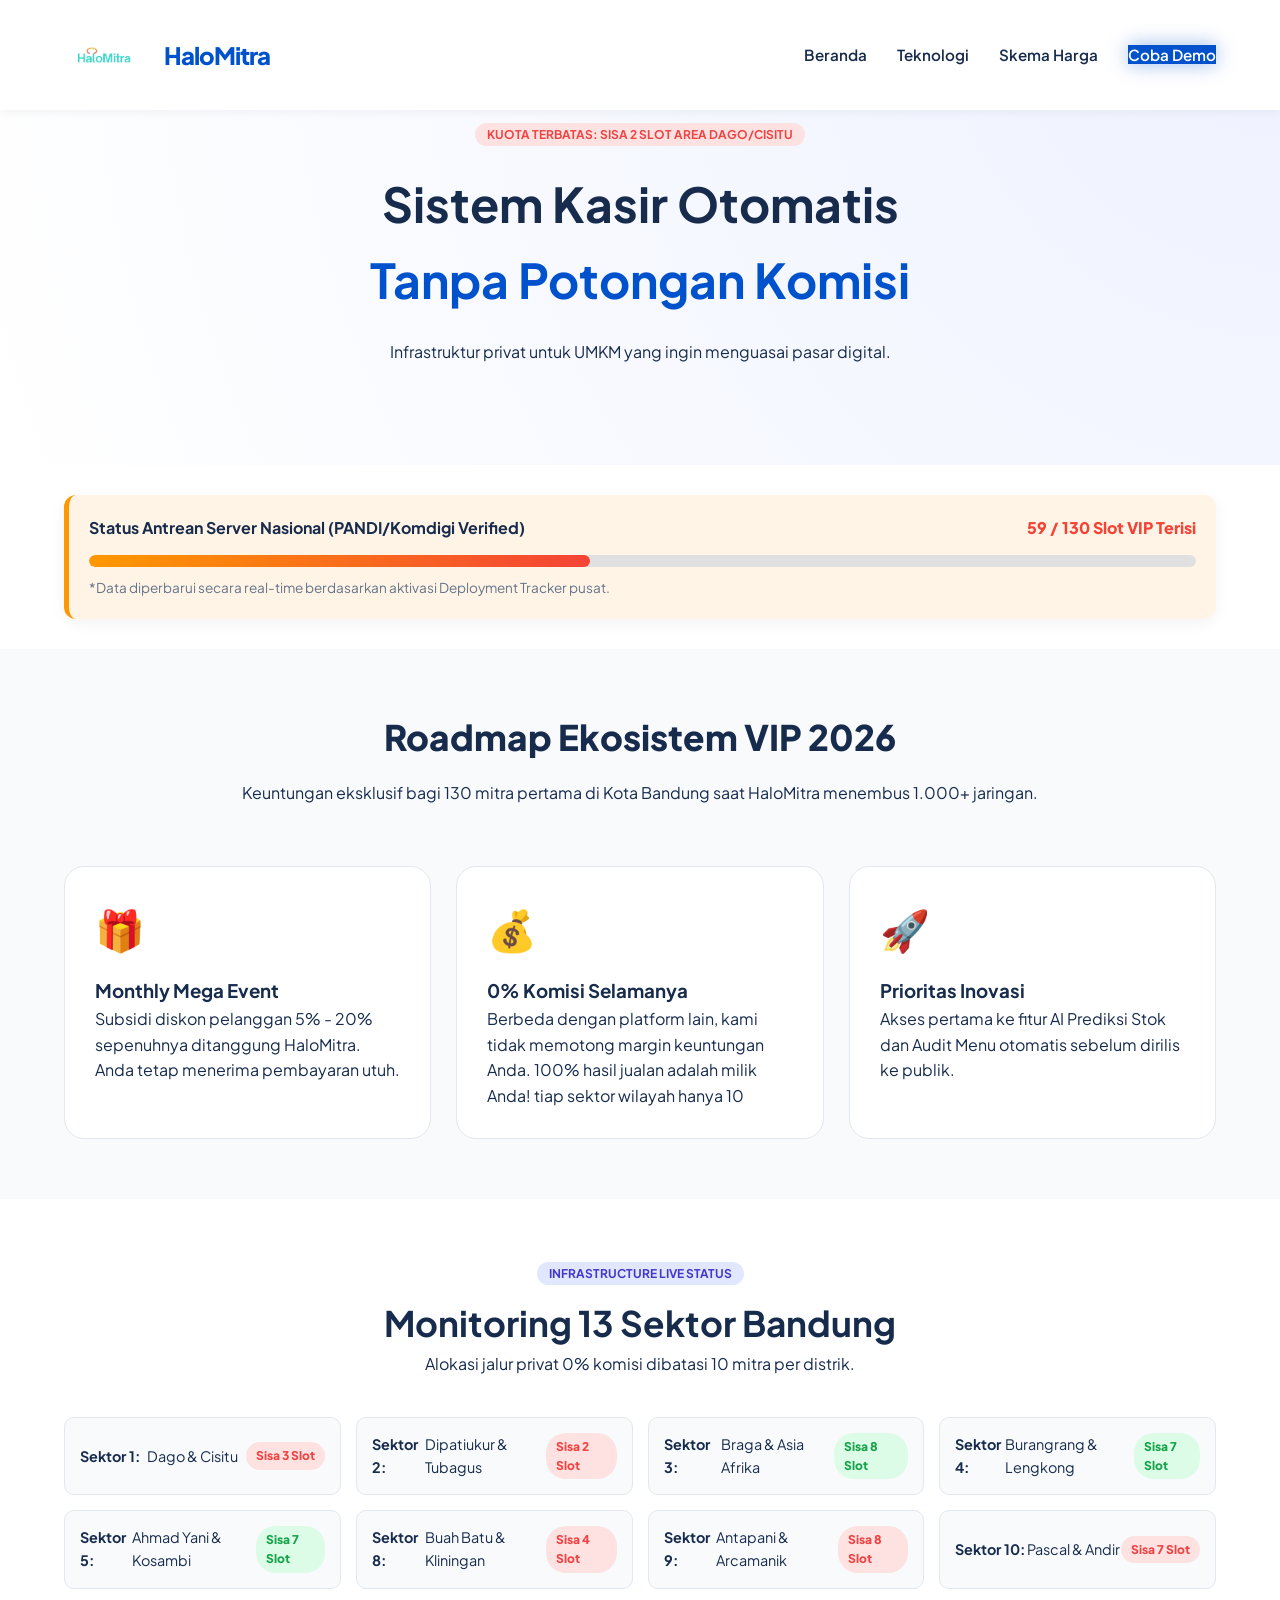
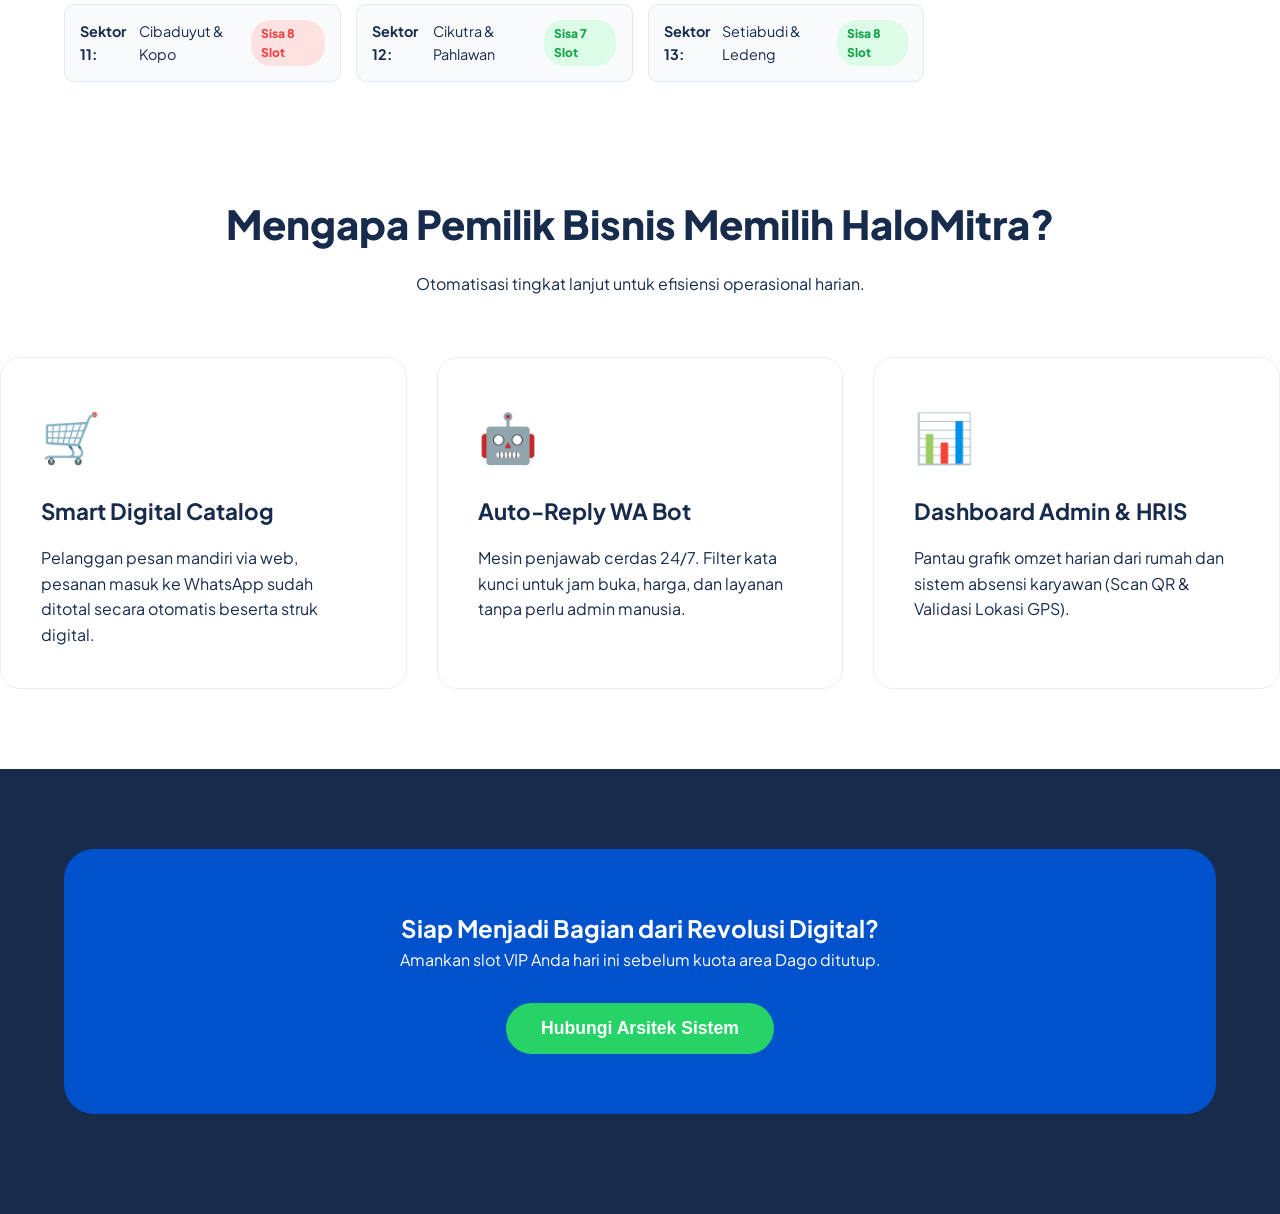
<file: mitra-bisnis-digital-web/index.html>
<!DOCTYPE html>
<html lang="id">
<head>
    <meta charset="UTF-8">
    <meta name="viewport" content="width=device-width, initial-scale=1.0">
    <meta name="description" content="HaloMitra by Mitra Bisnis Digital - Sistem Otomatisasi Kasir, HRIS, dan WhatsApp Bot untuk Bisnis Anda.">
    <title>HaloMitra - Selalu Auto Jualan</title>
    
    <link rel="preconnect" href="https://fonts.googleapis.com">
    <link rel="preconnect" href="https://fonts.gstatic.com" crossorigin>
    <link href="https://fonts.googleapis.com/css2?family=Plus+Jakarta+Sans:wght@400;500;600;700;800&display=swap" rel="stylesheet">
    
    <link rel="stylesheet" href="style.css">
    <style>
        .fomo-tracker {
            background: #fff4e5;
            border-left: 5px solid #ff9800;
            padding: 20px;
            margin: 30px 5%;
            border-radius: 12px;
            box-shadow: 0 4px 15px rgba(0,0,0,0.05);
        }
        .progress-bar-bg {
            background: #e0e0e0;
            height: 12px;
            border-radius: 6px;
            margin-top: 15px;
            overflow: hidden;
        }
        .progress-bar-fill {
            background: linear-gradient(to right, #ff9800, #f44336);
            height: 100%;
            width: 45.3%; /* Representasi 59 dari 130 slot */
            border-radius: 6px;
            transition: width 1s ease-in-out;
        }
        .vip-roadmap {
            padding: 60px 5%;
            background: #f8fafc;
        }
        .roadmap-grid {
            display: grid;
            grid-template-columns: repeat(auto-fit, minmax(280px, 1fr));
            gap: 25px;
            margin-top: 40px;
        }
        .roadmap-card {
            background: white;
            padding: 30px;
            border-radius: 20px;
            border: 1px solid #e2e8f0;
            transition: transform 0.3s ease;
        }
        .roadmap-card:hover {
            transform: translateY(-5px);
            border-color: #0052cc;
        }
        .roadmap-icon { font-size: 2.5rem; margin-bottom: 15px; display: block; }
        .badge-limited {
            background: #fee2e2;
            color: #ef4444;
            padding: 4px 12px;
            border-radius: 50px;
            font-size: 0.75rem;
            font-weight: 700;
            text-transform: uppercase;
        }
    </style>
</head>
<body>

    <nav class="navbar-premium">
        <div class="nav-container">
            <div class="logo-area">
                <img src="logo-mitra.png" alt="Logo HaloMitra" class="logo-img">
                <span class="brand-text">HaloMitra</span>
            </div>
            <ul class="nav-links">
                <li><a href="index.html" class="active">Beranda</a></li>
                <li><a href="teknologi.html">Teknologi</a></li>
                <li><a href="harga.html">Skema Harga</a></li>
                <li><a href="demo.html" class="btn-glow">Coba Demo</a></li>
            </ul>
        </div>
    </nav>

    <header class="hero-section" style="padding-top: 120px; text-align: center;">
        <span class="badge-limited">Kuota Terbatas: Sisa 2 Slot Area Dago/Cisitu</span>
        <h1 style="font-size: 3rem; margin: 20px 0;">Sistem Kasir Otomatis <br><span style="color: #0052cc;">Tanpa Potongan Komisi</span></h1>
        <p>Infrastruktur privat untuk UMKM yang ingin menguasai pasar digital.</p>
    </header>

    <section class="fomo-tracker">
        <div style="display: flex; justify-content: space-between; align-items: center;">
            <strong>Status Antrean Server Nasional (PANDI/Komdigi Verified)</strong>
            <span style="color: #f44336; font-weight: 800;">59 / 130 Slot VIP Terisi</span>
        </div>
        <div class="progress-bar-bg">
            <div class="progress-bar-fill"></div>
        </div>
        <p style="font-size: 0.85rem; margin-top: 10px; color: #64748b;">*Data diperbarui secara real-time berdasarkan aktivasi Deployment Tracker pusat.</p>
    </section>

    <section class="vip-roadmap">
        <div class="section-header" style="text-align: center;">
            <h2 style="font-size: 2.2rem;">Roadmap Ekosistem VIP 2026</h2>
            <p>Keuntungan eksklusif bagi 130 mitra pertama di Kota Bandung saat HaloMitra menembus 1.000+ jaringan.</p>
        </div>

        <div class="roadmap-grid">
            <article class="roadmap-card">
                <span class="roadmap-icon">🎁</span>
                <h3>Monthly Mega Event</h3>
                <p>Subsidi diskon pelanggan 5% - 20% sepenuhnya ditanggung HaloMitra. Anda tetap menerima pembayaran utuh.</p>
            </article>

            <article class="roadmap-card">
                <span class="roadmap-icon">💰</span>
                <h3>0% Komisi Selamanya</h3>
                <p>Berbeda dengan platform lain, kami tidak memotong margin keuntungan Anda. 100% hasil jualan adalah milik Anda! tiap sektor wilayah hanya 10</p>
            </article>

            <article class="roadmap-card">
                <span class="roadmap-icon">🚀</span>
                <h3>Prioritas Inovasi</h3>
                <p>Akses pertama ke fitur AI Prediksi Stok dan Audit Menu otomatis sebelum dirilis ke publik.</p>
            </article>
        </div>
    </section>

    <style>
        .sector-monitor { padding: 60px 5%; background: #fff; }
        .sector-grid-13 {
            display: grid;
            grid-template-columns: repeat(auto-fit, minmax(250px, 1fr));
            gap: 15px;
            margin-top: 30px;
        }
        .sector-item {
            background: #f8fafc;
            padding: 15px;
            border-radius: 10px;
            border: 1px solid #e2e8f0;
            font-size: 0.9rem;
            display: flex;
            justify-content: space-between;
            align-items: center;
            transition: all 0.3s ease;
        }
        .sector-item:hover { border-color: #0052cc; background: #fff; }
        .slot-tag { font-size: 0.75rem; padding: 4px 10px; border-radius: 20px; font-weight: 800; }
        .slot-tag.warning { background: #fee2e2; color: #ef4444; }
        .slot-tag.safe { background: #dcfce7; color: #16a34a; }
    </style>
    
    <section class="sector-monitor">
        <div style="text-align: center; margin-bottom: 40px;">
            <span class="badge-limited" style="background: #e0e7ff; color: #4338ca;">Infrastructure Live Status</span>
            <h2 style="font-size: 2.2rem; margin-top: 10px;">Monitoring 13 Sektor Bandung</h2>
            <p>Alokasi jalur privat 0% komisi dibatasi 10 mitra per distrik.</p>
        </div>
        
        <div class="sector-grid-13">
            <div class="sector-item"><strong>Sektor 1:</strong> Dago & Cisitu <span class="slot-tag warning">Sisa 3 Slot</span></div>
            <div class="sector-item"><strong>Sektor 2:</strong> Dipatiukur & Tubagus <span class="slot-tag warning">Sisa 2 Slot</span></div>
            <div class="sector-item"><strong>Sektor 3:</strong> Braga & Asia Afrika <span class="slot-tag safe">Sisa 8 Slot</span></div>
            <div class="sector-item"><strong>Sektor 4:</strong> Burangrang & Lengkong <span class="slot-tag safe">Sisa 7 Slot</span></div>
            <div class="sector-item"><strong>Sektor 5:</strong> Ahmad Yani & Kosambi <span class="slot-tag safe">Sisa 7 Slot</span></div>
            <div class="sector-item"><strong>Sektor 8:</strong> Buah Batu & Kliningan <span class="slot-tag warning">Sisa 4 Slot</span></div>
            <div class="sector-item"><strong>Sektor 9:</strong> Antapani & Arcamanik <span class="slot-tag warning">Sisa 8 Slot</span></div>
            <div class="sector-item"><strong>Sektor 10:</strong> Pascal & Andir <span class="slot-tag warning">Sisa 7 Slot</span></div>
            <div class="sector-item"><strong>Sektor 11:</strong> Cibaduyut & Kopo <span class="slot-tag warning">Sisa 8 Slot</span></div>
            <div class="sector-item"><strong>Sektor 12:</strong> Cikutra & Pahlawan <span class="slot-tag safe">Sisa 7 Slot</span></div>
            <div class="sector-item"><strong>Sektor 13:</strong> Setiabudi & Ledeng <span class="slot-tag safe">Sisa 8 Slot</span></div>
            </div>
    </section>

    <main>
        <div class="section-header" style="text-align: center; margin-top: 50px;">
            <h2>Mengapa Pemilik Bisnis Memilih HaloMitra?</h2>
            <p>Otomatisasi tingkat lanjut untuk efisiensi operasional harian.</p>
        </div>

        <div class="features-grid">
            <article class="feature-card">
                <div class="feature-icon">🛒</div>
                <h3>Smart Digital Catalog</h3>
                <p>Pelanggan pesan mandiri via web, pesanan masuk ke WhatsApp sudah ditotal secara otomatis beserta struk digital.</p>
            </article>

            <article class="feature-card">
                <div class="feature-icon">🤖</div>
                <h3>Auto-Reply WA Bot</h3>
                <p>Mesin penjawab cerdas 24/7. Filter kata kunci untuk jam buka, harga, dan layanan tanpa perlu admin manusia.</p>
            </article>

            <article class="feature-card">
                <div class="feature-icon">📊</div>
                <h3>Dashboard Admin & HRIS</h3>
                <p>Pantau grafik omzet harian dari rumah dan sistem absensi karyawan (Scan QR & Validasi Lokasi GPS).</p>
            </article>
        </div>
    </main>

    <footer class="footer-premium" id="kontak" style="margin-top: 80px;">
        <div class="cta-box">
            <h2>Siap Menjadi Bagian dari Revolusi Digital?</h2>
            <p>Amankan slot VIP Anda hari ini sebelum kuota area Dago ditutup.</p>
            <button class="btn-wa-direct">Hubungi Arsitek Sistem</button>
        </div>
    </footer>

    <script src="script.js"></script>
</body>
</html>
</file>
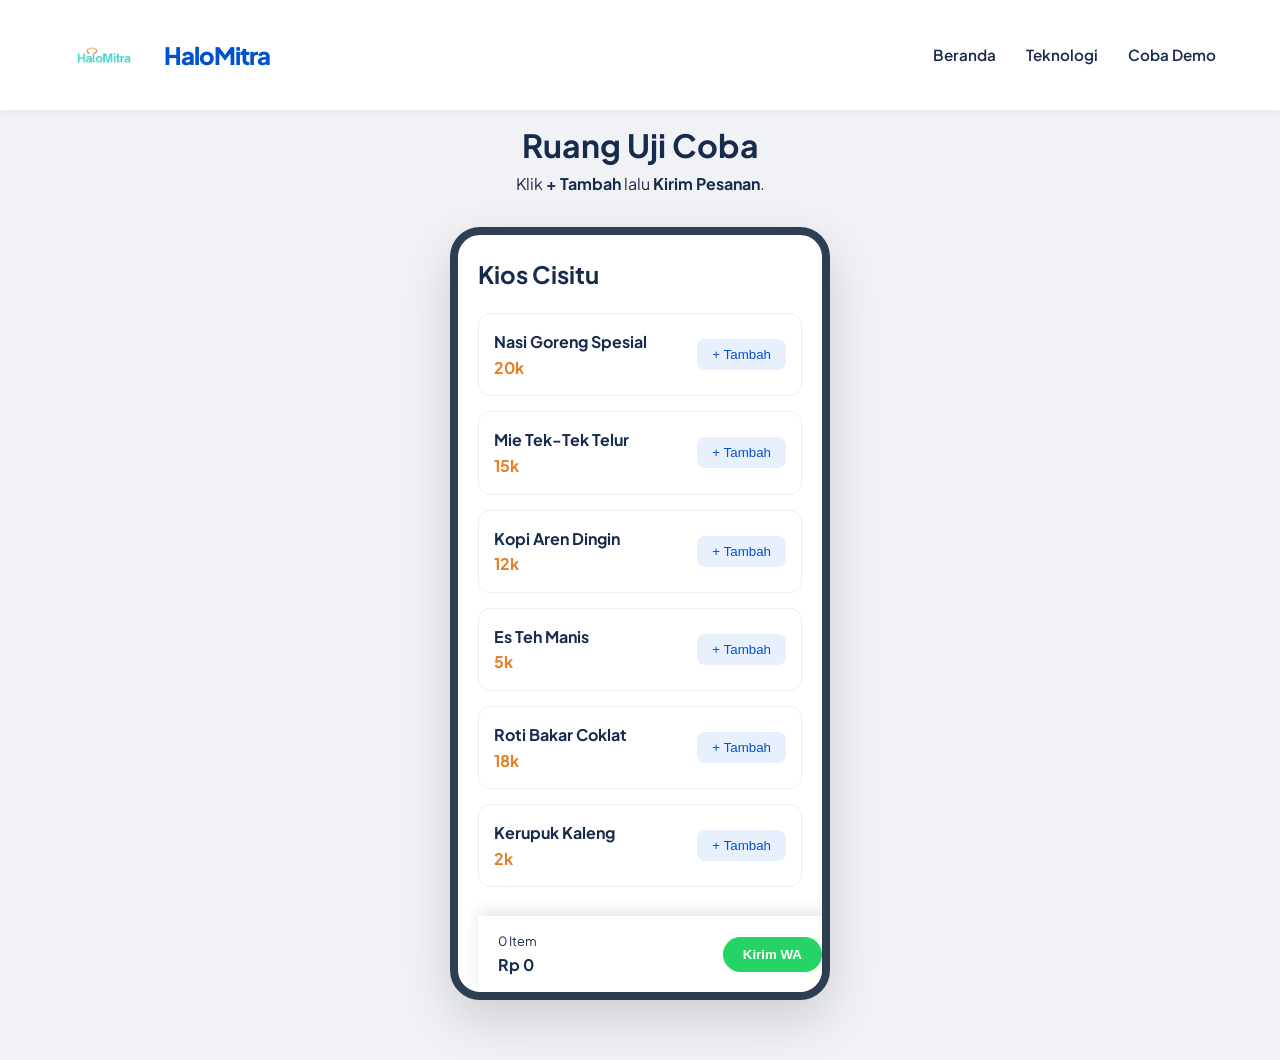
<file: mitra-bisnis-digital-web/demo.html>
<!DOCTYPE html>
<html lang="id">
<head>
    <meta charset="UTF-8">
    <meta name="viewport" content="width=device-width, initial-scale=1.0">
    <title>Live Demo - HaloMitra</title>
    <link href="https://fonts.googleapis.com/css2?family=Plus+Jakarta+Sans:wght@400;600;700;800&display=swap" rel="stylesheet">
    <link rel="stylesheet" href="style.css">
</head>
<body class="bg-demo">
    <nav class="navbar-premium">
        <div class="nav-container">
            <div class="logo-area">
                <img src="logo-mitra.png" alt="Logo HaloMitra" class="logo-img">
                <span class="brand-text">HaloMitra</span>
            </div>
            <ul class="nav-links">
                <li><a href="index.html">Beranda</a></li>
                <li><a href="teknologi.html">Teknologi</a></li>
                <li><a href="demo.html" class="active">Coba Demo</a></li>
            </ul>
        </div>
    </nav>

    <main class="demo-container">
        <h1>Ruang Uji Coba</h1>
        <p>Klik <strong>+ Tambah</strong> lalu <strong>Kirim Pesanan</strong>.</p>

        <div class="mockup-hp">
            <div class="katalog-mini">
                <h2 style="margin-bottom: 20px;">Kios Cisitu</h2>
                <div class="grid-produk-mini">
                    <div class="kartu-produk-mini">
                        <div>
                            <h4>Nasi Goreng Spesial</h4>
                            <span class="harga-mini">20k</span>
                        </div>
                        <button class="btn-tambah-demo" data-nama="Nasi Goreng Spesial" data-harga="20000">+ Tambah</button>
                    </div>
                    <div class="kartu-produk-mini">
                        <div>
                            <h4>Mie Tek-Tek Telur</h4>
                            <span class="harga-mini">15k</span>
                        </div>
                        <button class="btn-tambah-demo" data-nama="Mie Tek-Tek Telur" data-harga="15000">+ Tambah</button>
                    </div>
                    <div class="kartu-produk-mini">
                        <div>
                            <h4>Kopi Aren Dingin</h4>
                            <span class="harga-mini">12k</span>
                        </div>
                        <button class="btn-tambah-demo" data-nama="Kopi Aren Dingin" data-harga="12000">+ Tambah</button>
                    </div>
                    <div class="kartu-produk-mini">
                        <div>
                            <h4>Es Teh Manis</h4>
                            <span class="harga-mini">5k</span>
                        </div>
                        <button class="btn-tambah-demo" data-nama="Es Teh Manis" data-harga="5000">+ Tambah</button>
                    </div>
                    <div class="kartu-produk-mini">
                        <div>
                            <h4>Roti Bakar Coklat</h4>
                            <span class="harga-mini">18k</span>
                        </div>
                        <button class="btn-tambah-demo" data-nama="Roti Bakar Coklat" data-harga="18000">+ Tambah</button>
                    </div>
                    <div class="kartu-produk-mini">
                        <div>
                            <h4>Kerupuk Kaleng</h4>
                            <span class="harga-mini">2k</span>
                        </div>
                        <button class="btn-tambah-demo" data-nama="Kerupuk Kaleng" data-harga="2000">+ Tambah</button>
                    </div>
                </div>

            <div class="keranjang-demo">
                <div>
                    <span id="demo-total-item" style="display: block; font-size: 0.8rem;">0 Item</span>
                    <strong id="demo-total-harga">Rp 0</strong>
                </div>
                <button id="btn-demo-wa">Kirim WA</button>
            </div>
        </div>
    </main>
    <script src="demo.js"></script>
</body>
</html>
</file>
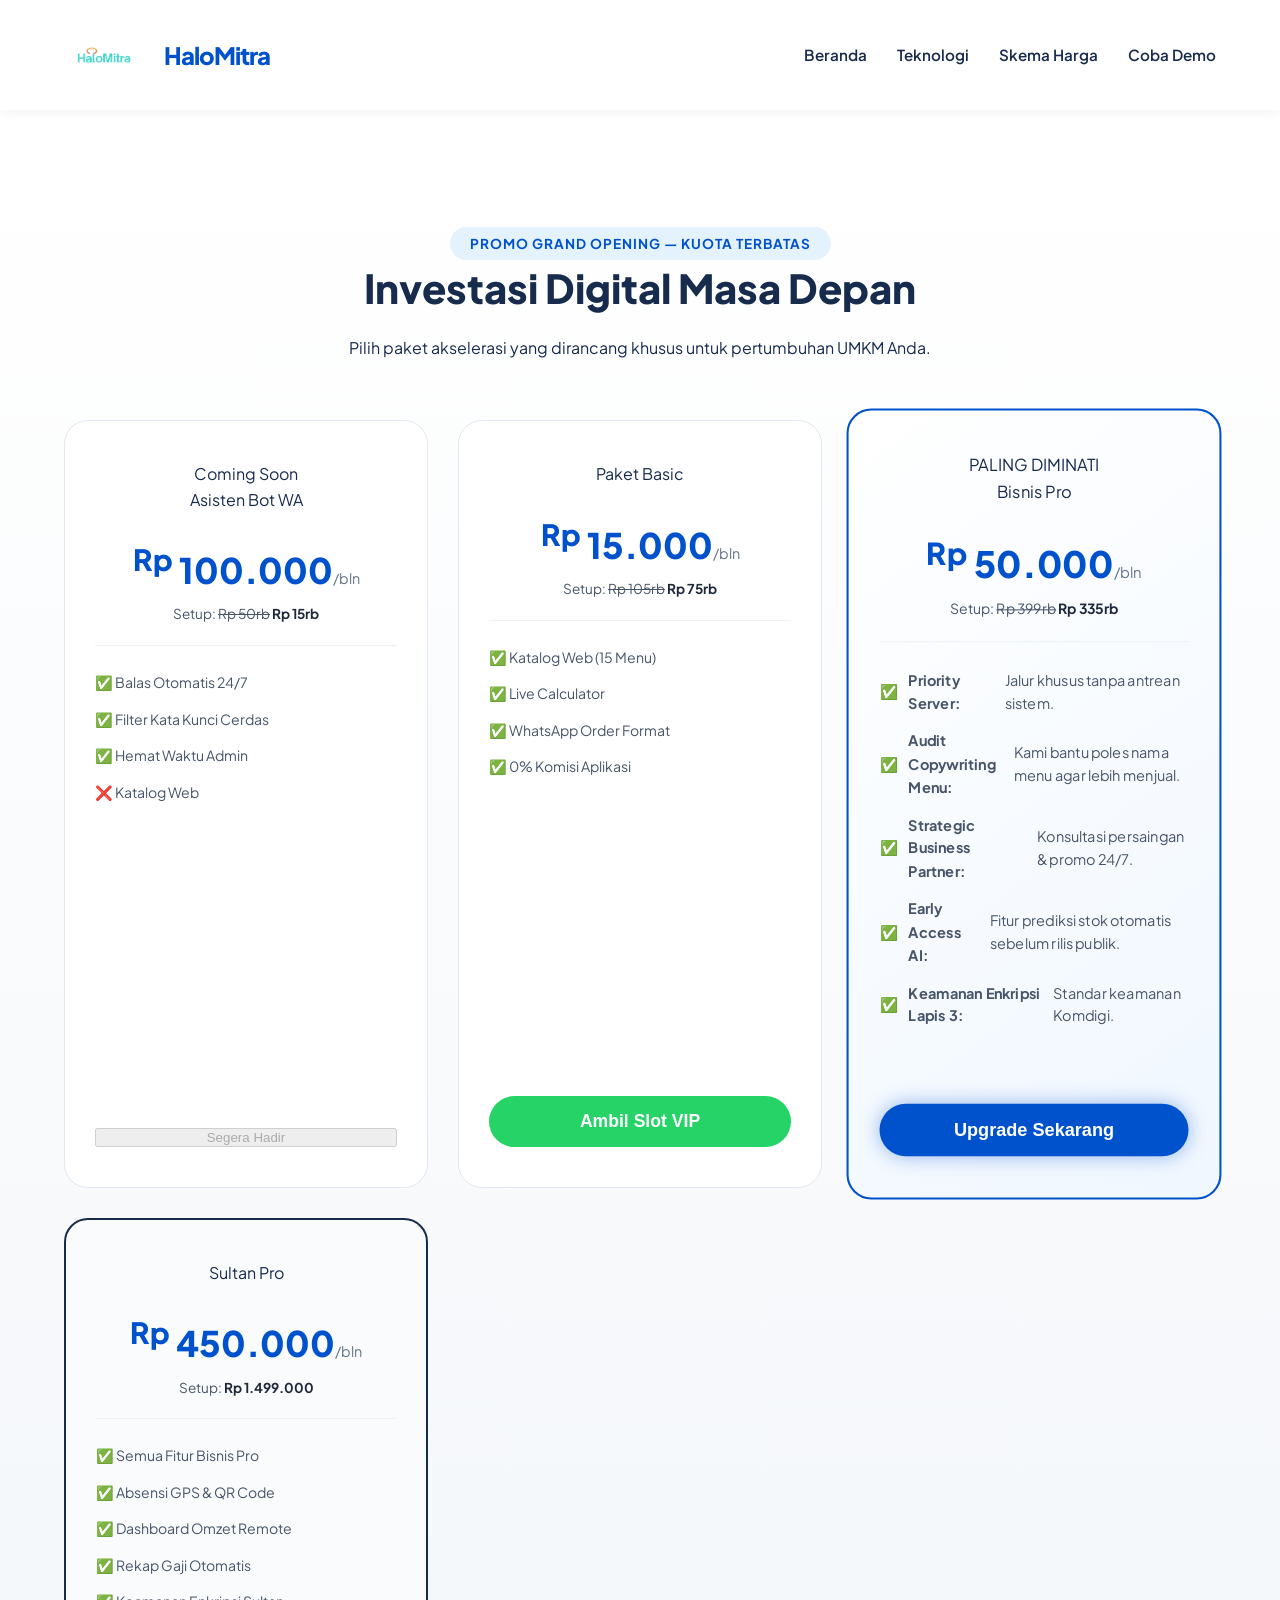
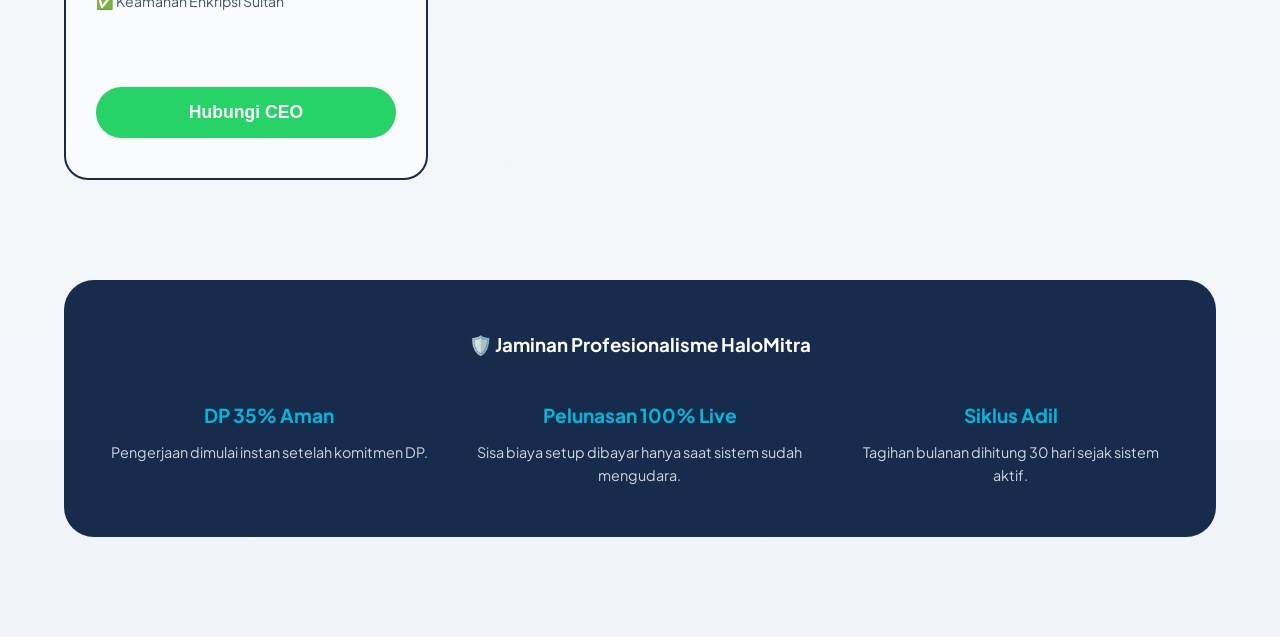
<file: mitra-bisnis-digital-web/harga.html>
<!DOCTYPE html>
<html lang="id">
<head>
    <meta charset="UTF-8">
    <meta name="viewport" content="width=device-width, initial-scale=1.0">
    <title>Skema Harga - HaloMitra</title>
    <link href="https://fonts.googleapis.com/css2?family=Plus+Jakarta+Sans:wght@400;600;700;800&display=swap" rel="stylesheet">
    <link rel="stylesheet" href="style.css">
</head>
<body>
    <nav class="navbar-premium">
        <div class="nav-container">
            <div class="logo-area">
                <img src="logo-mitra.png" alt="Logo HaloMitra" class="logo-img">
                <span class="brand-text">HaloMitra</span>
            </div>
            <ul class="nav-links">
                <li><a href="index.html">Beranda</a></li>
                <li><a href="teknologi.html">Teknologi</a></li>
                <li><a href="harga.html" class="active">Skema Harga</a></li>
                <li><a href="demo.html">Coba Demo</a></li>
            </ul>
        </div>
    </nav>

    <main style="padding-top: 50px;">
        <section id="harga" class="pricing-luxury-v4">
            <div class="section-header">
                <span class="badge-promo">PROMO GRAND OPENING — KUOTA TERBATAS</span>
                <h2>Investasi Digital Masa Depan</h2>
                <p>Pilih paket akselerasi yang dirancang khusus untuk pertumbuhan UMKM Anda.</p>
            </div>

            <div class="pricing-container">
                <div class="pricing-card">
                    <div class="card-tag">Coming Soon</div>
                    <div class="card-tier">Asisten Bot WA</div>
                    <div class="price-box">
                        <span class="maint-price"><sup>Rp</sup> 100.000<span>/bln</span></span>
                        <span class="setup-price">Setup: <del>Rp 50rb</del> <strong>Rp 15rb</strong></span>
                    </div>
                    <ul class="features-list">
                        <li>✅ Balas Otomatis 24/7</li>
                        <li>✅ Filter Kata Kunci Cerdas</li>
                        <li>✅ Hemat Waktu Admin</li>
                        <li>❌ Katalog Web</li>
                    </ul>
                    <button class="btn-secondary-lite" disabled>Segera Hadir</button>
                </div>

                <div class="pricing-card">
                    <div class="card-tier">Paket Basic</div>
                    <div class="price-box">
                        <span class="maint-price"><sup>Rp</sup> 15.000<span>/bln</span></span>
                        <span class="setup-price">Setup: <del>Rp 105rb</del> <strong>Rp 75rb</strong></span>
                    </div>
                    <ul class="features-list">
                        <li>✅ Katalog Web (15 Menu)</li>
                        <li>✅ Live Calculator</li>
                        <li>✅ WhatsApp Order Format</li>
                        <li>✅ 0% Komisi Aplikasi</li>
                    </ul>
                    <button class="btn-wa-direct" data-paket="Basic">Ambil Slot VIP</button>
                </div>

                <div class="pricing-card featured">
                    <div class="popular-tag">PALING DIMINATI</div>
                    <div class="card-tier">Bisnis Pro</div>
                    <div class="price-box">
                        <span class="maint-price"><sup>Rp</sup> 50.000<span>/bln</span></span>
                        <span class="setup-price">Setup: <del>Rp 399rb</del> <strong>Rp 335rb</strong></span>
                    </div>
                    <ul class="features-list">
                        <li>✅ <strong>Priority Server:</strong> Jalur khusus tanpa antrean sistem.</li>
                        <li>✅ <strong>Audit Copywriting Menu:</strong> Kami bantu poles nama menu agar lebih menjual.</li>
                        <li>✅ <strong>Strategic Business Partner:</strong> Konsultasi persaingan & promo 24/7.</li>
                        <li>✅ <strong>Early Access AI:</strong> Fitur prediksi stok otomatis sebelum rilis publik.</li>
                        <li>✅ <strong>Keamanan Enkripsi Lapis 3:</strong> Standar keamanan Komdigi.</li>
                    </ul>
                    <button class="btn-wa-direct btn-glow" data-paket="Bisnis Pro">Upgrade Sekarang</button>
                </div>

                <div class="pricing-card sultan">
                    <div class="card-tier">Sultan Pro</div>
                    <div class="price-box">
                        <span class="maint-price"><sup>Rp</sup> 450.000<span>/bln</span></span>
                        <span class="setup-price">Setup: <strong>Rp 1.499.000</strong></span>
                    </div>
                    <ul class="features-list">
                        <li>✅ Semua Fitur Bisnis Pro</li>
                        <li>✅ Absensi GPS & QR Code</li>
                        <li>✅ Dashboard Omzet Remote</li>
                        <li>✅ Rekap Gaji Otomatis</li>
                        <li>✅ Keamanan Enkripsi Sultan</li>
                    </ul>
                    <button class="btn-wa-direct" data-paket="Sultan">Hubungi CEO</button>
                </div>
            </div>

            <div class="sop-container">
                <h3>🛡️ Jaminan Profesionalisme HaloMitra</h3>
                <div class="sop-grid">
                    <div class="sop-item">
                        <strong>DP 35% Aman</strong>
                        <p>Pengerjaan dimulai instan setelah komitmen DP.</p>
                    </div>
                    <div class="sop-item">
                        <strong>Pelunasan 100% Live</strong>
                        <p>Sisa biaya setup dibayar hanya saat sistem sudah mengudara.</p>
                    </div>
                    <div class="sop-item">
                        <strong>Siklus Adil</strong>
                        <p>Tagihan bulanan dihitung 30 hari sejak sistem aktif.</p>
                    </div>
                </div>
            </div>
        </section>
    </main>

    <script src="script.js"></script>
</body>
</html>
</file>
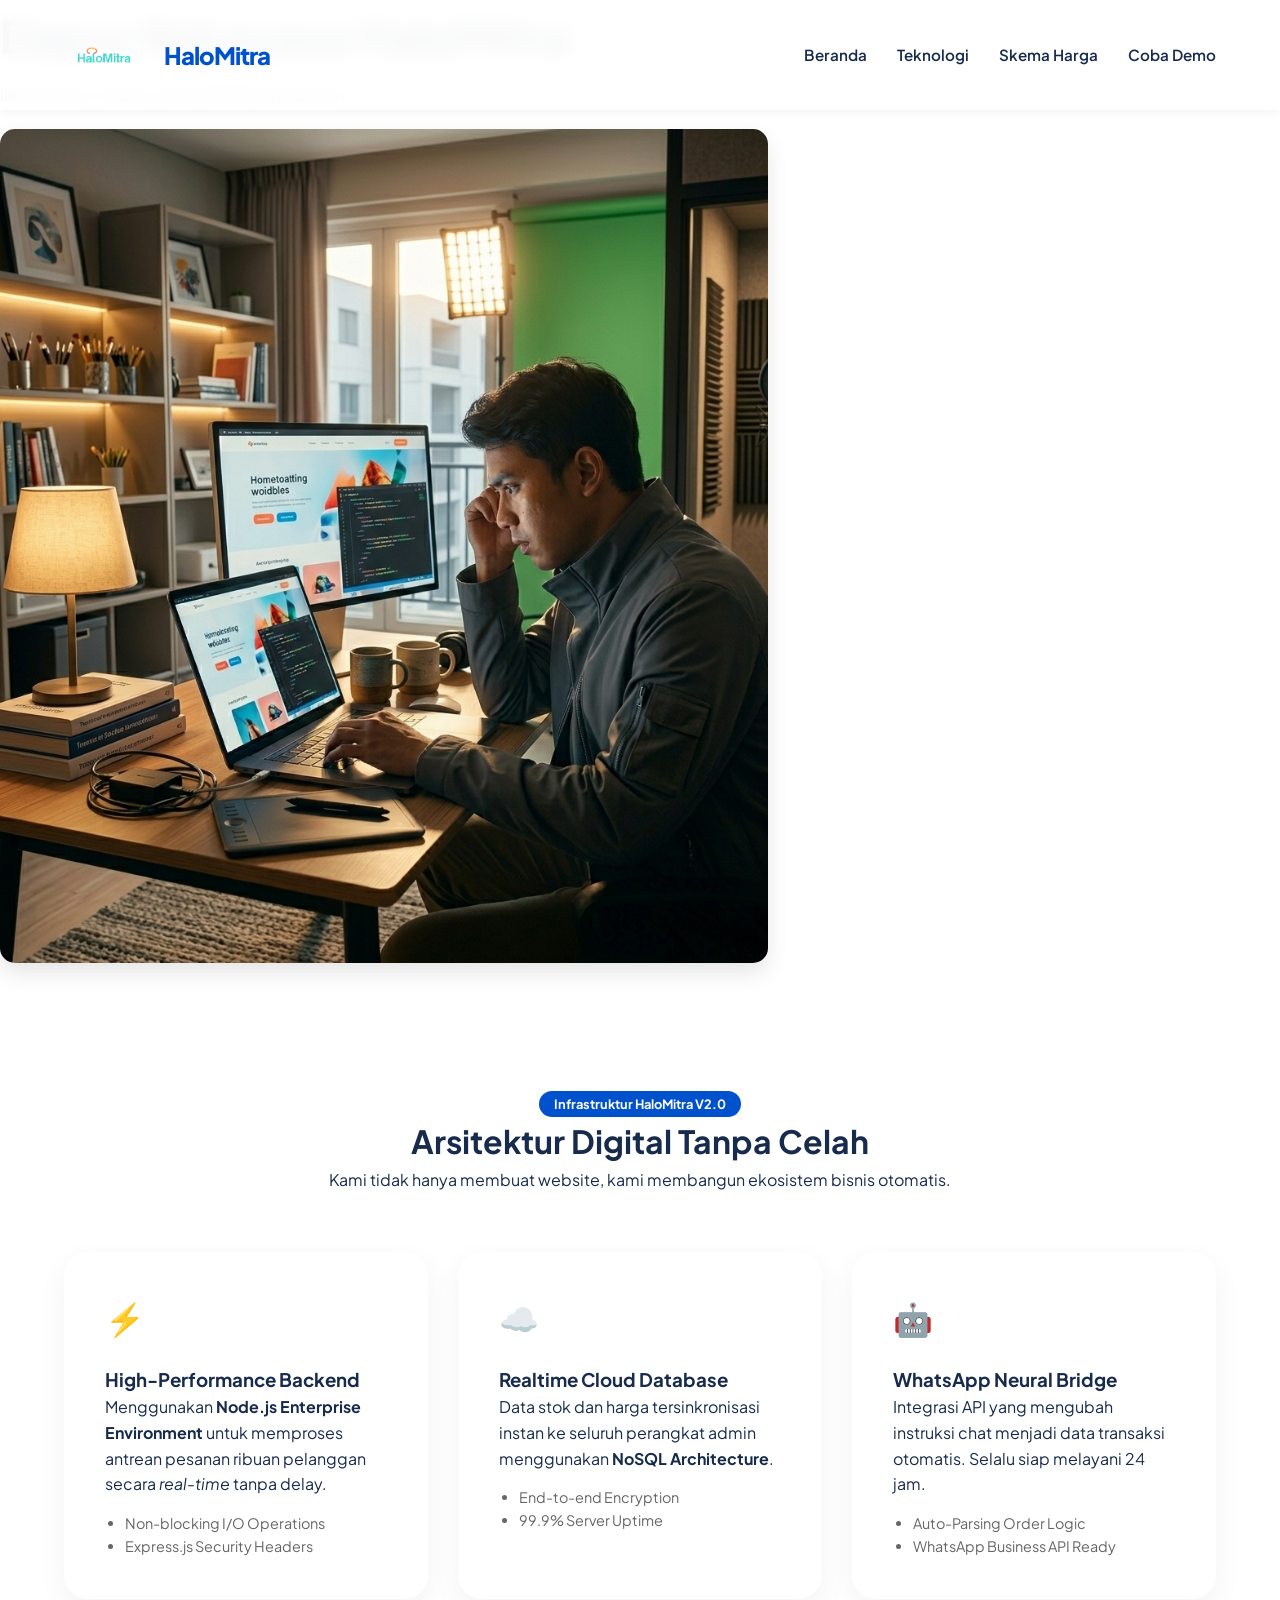
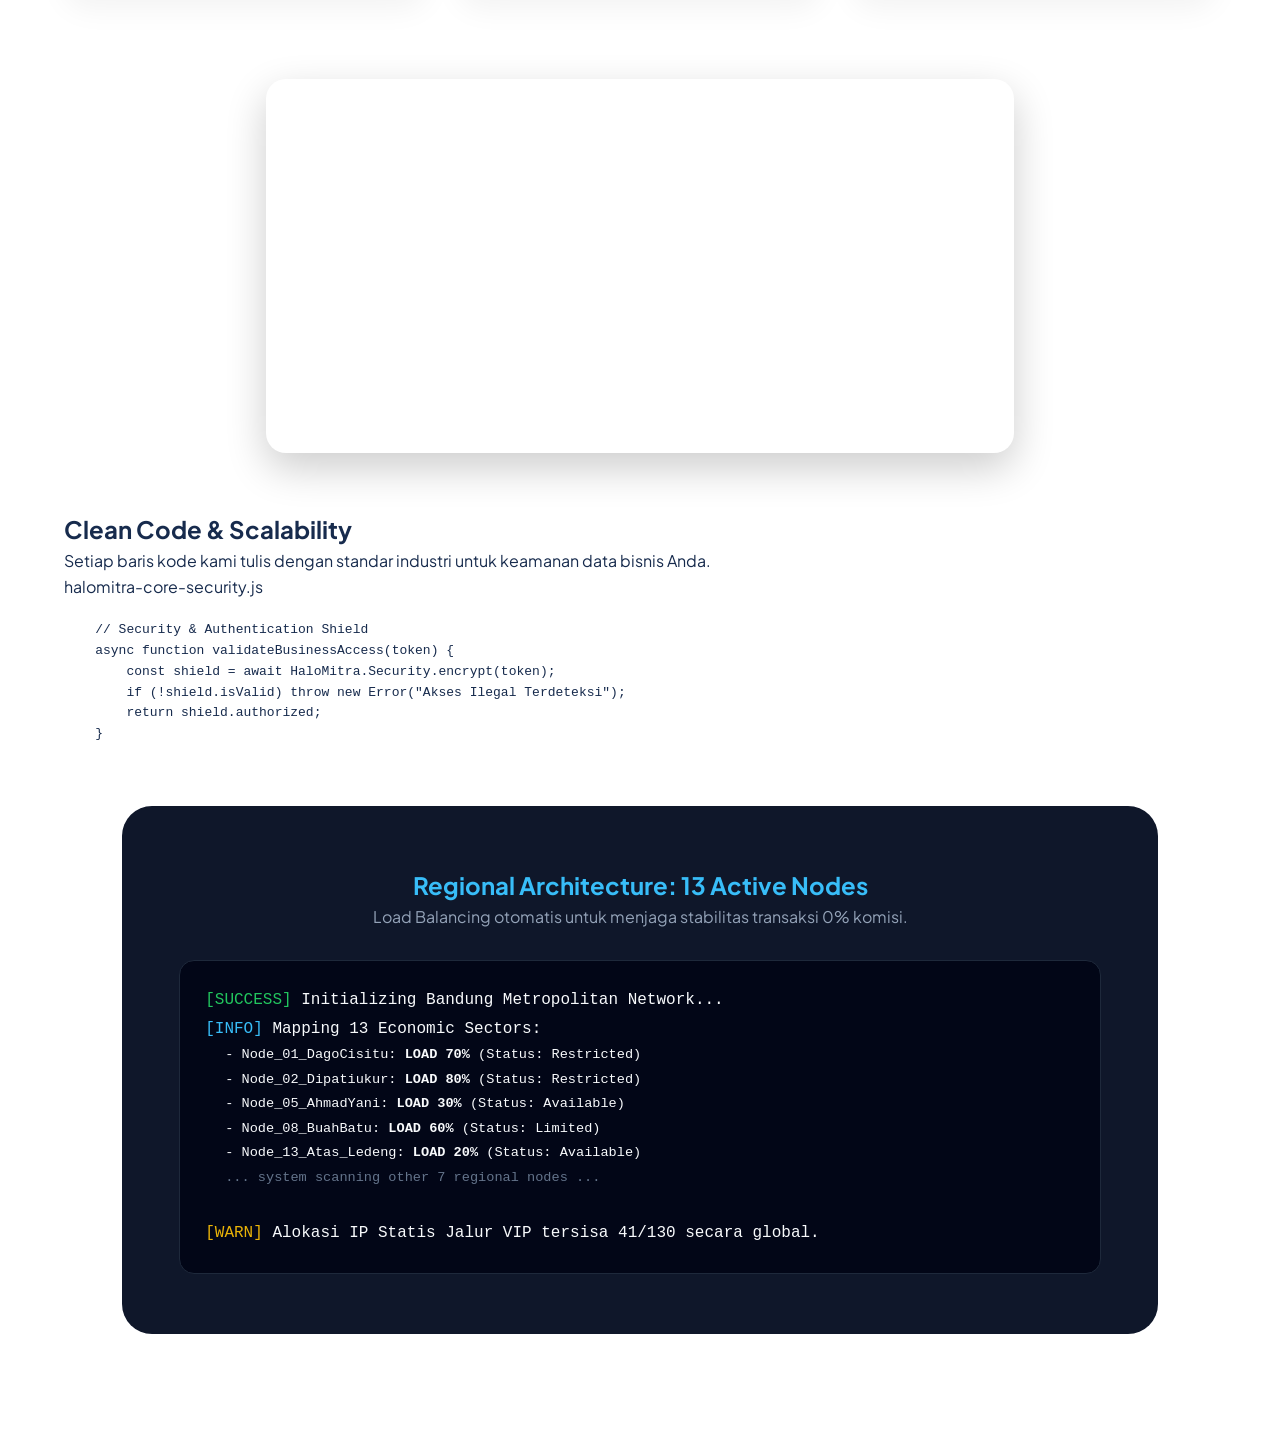
<file: mitra-bisnis-digital-web/teknologi.html>
<!DOCTYPE html>
<html lang="id">
<head>
    <meta charset="UTF-8">
    <meta name="viewport" content="width=device-width, initial-scale=1.0">
    <title>Teknologi - HaloMitra</title>
    <link href="https://fonts.googleapis.com/css2?family=Plus+Jakarta+Sans:wght@400;600;700;800&display=swap" rel="stylesheet">
    <link rel="stylesheet" href="style.css">
</head>
<body>
    <nav class="navbar-premium">
        <div class="nav-container">
            <div class="logo-area">
                <img src="logo-mitra.png" alt="Logo HaloMitra" class="logo-img">
                <span class="brand-text">HaloMitra</span>
            </div>
            <ul class="nav-links">
                <li><a href="index.html">Beranda</a></li>
                <li><a href="teknologi.html">Teknologi</a></li>
                <li><a href="harga.html">Skema Harga</a></li>
                <li><a href="demo.html">Coba Demo</a></li>
            </ul>
        </div>
    </nav>
    
    <header class="tech-hero">
        <h1>Dapur Rekayasa HaloMitra</h1>
        <p>Infrastruktur modern untuk UMKM masa depan.</p>
        <img src="1776937819630.jpg" alt="Infrastruktur HaloMitra" style="max-width: 60%; border-radius: 15px; margin-top: 22px; box-shadow: 0 10px 22px rgba(0,0,0,0.1);">
    </header>

    <main class="tech-content" style="padding: 120px 5% 60px;">
        <div class="tech-header-premium">
            <span class="badge-tech">Infrastruktur HaloMitra V2.0</span>
            <h1>Arsitektur Digital Tanpa Celah</h1>
            <p>Kami tidak hanya membuat website, kami membangun ekosistem bisnis otomatis.</p>
        </div>
    
        <div class="tech-grid-luxury">
            <div class="tech-card-glass">
                <div class="tech-icon-circle">⚡</div>
                <h3>High-Performance Backend</h3>
                <p>Menggunakan <strong>Node.js Enterprise Environment</strong> untuk memproses antrean pesanan ribuan pelanggan secara <em>real-time</em> tanpa delay.</p>
                <ul class="tech-list-small">
                    <li>Non-blocking I/O Operations</li>
                    <li>Express.js Security Headers</li>
                </ul>
            </div>
    
            <div class="tech-card-glass">
                <div class="tech-icon-circle">☁️</div>
                <h3>Realtime Cloud Database</h3>
                <p>Data stok dan harga tersinkronisasi instan ke seluruh perangkat admin menggunakan <strong>NoSQL Architecture</strong>.</p>
                <ul class="tech-list-small">
                    <li>End-to-end Encryption</li>
                    <li>99.9% Server Uptime</li>
                </ul>
            </div>
    
            <div class="tech-card-glass">
                <div class="tech-icon-circle">🤖</div>
                <h3>WhatsApp Neural Bridge</h3>
                <p>Integrasi API yang mengubah instruksi chat menjadi data transaksi otomatis. Selalu siap melayani 24 jam.</p>
                <ul class="tech-list-small">
                    <li>Auto-Parsing Order Logic</li>
                    <li>WhatsApp Business API Ready</li>
                </ul>
            </div>
        </div>

        <section class="video-showcase" style="text-align: center; margin: 50px 0;">
            <video width="65%" max-width="700px" autoplay loop muted playsinline style="border-radius: 20px; box-shadow: 0 15px 40px rgba(0,0,0,0.2);">
                <source src="halomitra_generated_video_330dd06f.mp4" type="video/mp4">
                Video tidak didukung.
            </video>
        </section>
    
        <section class="code-showcase-premium">
            <h2>Clean Code & Scalability</h2>
            <p>Setiap baris kode kami tulis dengan standar industri untuk keamanan data bisnis Anda.</p>
            <div class="code-window">
                <div class="code-header">
                    <span class="dot red"></span><span class="dot yellow"></span><span class="dot green"></span>
                    <span class="file-name">halomitra-core-security.js</span>
                </div>
                <pre><code>
    // Security & Authentication Shield
    async function validateBusinessAccess(token) {
        const shield = await HaloMitra.Security.encrypt(token);
        if (!shield.isValid) throw new Error("Akses Ilegal Terdeteksi");
        return shield.authorized;
    }
                </code></pre>
            </div>
        </section>

        <section class="node-architecture" style="padding: 60px 5%; background: #0f172a; color: #f8fafc; border-radius: 30px; margin: 40px 5%;">
            <h2 style="color: #38bdf8; text-align: center;">Regional Architecture: 13 Active Nodes</h2>
            <p style="color: #94a3b8; text-align: center; margin-bottom: 30px;">Load Balancing otomatis untuk menjaga stabilitas transaksi 0% komisi.</p>
            
            <div style="background: #020617; border: 1px solid #1e293b; padding: 25px; border-radius: 15px; font-family: 'Courier New', Courier, monospace; line-height: 1.8; overflow-x: auto;">
                <span style="color: #22c55e;">[SUCCESS]</span> Initializing Bandung Metropolitan Network...<br>
                <span style="color: #38bdf8;">[INFO]</span> Mapping 13 Economic Sectors:<br>
                <div style="padding-left: 20px; font-size: 0.85rem;">
                    - Node_01_DagoCisitu: <strong>LOAD 70%</strong> (Status: Restricted)<br>
                    - Node_02_Dipatiukur: <strong>LOAD 80%</strong> (Status: Restricted)<br>
                    - Node_05_AhmadYani: <strong>LOAD 30%</strong> (Status: Available)<br>
                    - Node_08_BuahBatu: <strong>LOAD 60%</strong> (Status: Limited)<br>
                    - Node_13_Atas_Ledeng: <strong>LOAD 20%</strong> (Status: Available)<br>
                    <span style="color: #64748b;">... system scanning other 7 regional nodes ...</span>
                </div>
                <br>
                <span style="color: #eab308;">[WARN]</span> Alokasi IP Statis Jalur VIP tersisa 41/130 secara global.
            </div>
        </section>
        
    </main>
    <script src="script.js"></script>
</body>
</html>
</file>
<file: mitra-bisnis-digital-web/style.css>
html {
    scroll-behavior: smooth;
}
/* ============================================================
   1. RESET & BASE STYLES
   ============================================================ */
   :root {
    --primary-color: #0052cc;    /* Biru Profesional */
    --secondary-color: #00b8d9;  /* Biru Muda Aksentuasi */
    --dark-text: #172b4d;       /* Warna Teks Utama */
    --light-bg: #f4f5f7;        /* Latar Belakang Lembut */
    --white: #ffffff;
    --transition: all 0.3s ease;
}

* {
    margin: 0;
    padding: 0;
    box-sizing: border-box;
    scroll-behavior: smooth;
}

body {
    font-family: 'Plus Jakarta Sans', sans-serif;
    line-height: 1.6;
    color: var(--dark-text);
    background-color: var(--white);
    overflow-x: hidden;
}

/* ============================================================
   2. NAVBAR (MODERN & STICKY)
   ============================================================ */
.navbar-premium {
    background: rgba(255, 255, 255, 0.95);
    backdrop-filter: blur(10px);
    padding: 15px 5%;
    position: fixed;
    top: 0;
    width: 100%;
    z-index: 1000;
    box-shadow: 0 2px 10px rgba(0,0,0,0.05);
}

.nav-container {
    display: flex;
    justify-content: space-between;
    align-items: center;
    max-width: 1200px;
    margin: 0 auto;
}

.logo-area {
    display: flex;
    align-items: center;
    gap: 20px; /* Jarak antara logo dan teks HaloMitra */
}

.logo-img {
    height: 80px; /* Kunci tingginya agar profesional dengan teks */
    width: auto;
    border-radius: 20px;
}

.brand-text {
    font-size: 1.5rem;
    font-weight: 800;
    color: var(--primary-color);
    letter-spacing: -1px;
}

.nav-links {
    list-style: none;
    display: flex;
    gap: 30px;
}

.nav-links a {
    text-decoration: none;
    color: var(--dark-text);
    font-weight: 600;
    font-size: 0.95rem;
    transition: var(--transition);
}

.nav-links a:hover {
    color: var(--primary-color);
}

.btn-login-admin {
    text-decoration: none;
    color: var(--primary-color);
    font-weight: 700;
    margin-right: 20px;
}

.btn-konsultasi {
    text-decoration: none;
    background: var(--primary-color);
    color: white;
    padding: 10px 25px;
    border-radius: 50px;
    font-weight: 700;
    box-shadow: 0 4px 15px rgba(0, 82, 204, 0.3);
    transition: var(--transition);
}

.btn-konsultasi:hover {
    transform: translateY(-3px);
    box-shadow: 0 6px 20px rgba(0, 82, 204, 0.4);
}

/* ============================================================
   3. HERO SECTION (HIGH CONVERSION)
   ============================================================ */
.hero-section {
    padding: 160px 5% 100px;
    background: radial-gradient(circle at top right, #eef2ff, #ffffff);
    text-align: center;
}

.hero-content {
    max-width: 900px;
    margin: 0 auto;
}

.badge-promo {
    background: #e3f2fd;
    color: var(--primary-color);
    padding: 8px 20px;
    border-radius: 50px;
    font-size: 0.85rem;
    font-weight: 700;
    text-transform: uppercase;
    letter-spacing: 1px;
}

.hero-title {
    font-size: 3.5rem;
    font-weight: 800;
    line-height: 1.1;
    margin: 25px 0;
    letter-spacing: -2px;
}

.highlight-teks {
    color: var(--primary-color);
    position: relative;
}

.hero-subtitle {
    font-size: 1.2rem;
    color: #6b778c;
    margin-bottom: 40px;
}

.hero-buttons {
    display: flex;
    justify-content: center;
    gap: 20px;
}

.btn-primary-large {
    background: var(--primary-color);
    color: white;
    border: none;
    padding: 18px 40px;
    border-radius: 12px;
    font-size: 1.1rem;
    font-weight: 700;
    cursor: pointer;
    transition: var(--transition);
}

.btn-secondary-large {
    background: white;
    color: var(--primary-color);
    border: 2px solid var(--primary-color);
    padding: 18px 40px;
    border-radius: 12px;
    font-size: 1.1rem;
    font-weight: 700;
    cursor: pointer;
}

.trust-indicators {
    margin-top: 50px;
    font-size: 0.9rem;
    font-weight: 600;
    color: #8993a4;
}

/* ============================================================
   4. FEATURES GRID
   ============================================================ */
.core-features {
    padding: 100px 5%;
    max-width: 1200px;
    margin: 0 auto;
}

.section-header {
    text-align: center;
    margin-bottom: 60px;
}

.section-header h2 {
    font-size: 2.5rem;
    font-weight: 800;
    margin-bottom: 15px;
}

.features-grid {
    display: grid;
    grid-template-columns: repeat(auto-fit, minmax(300px, 1fr));
    gap: 30px;
}

.feature-card {
    background: white;
    padding: 40px;
    border-radius: 20px;
    border: 1px solid #ebecf0;
    transition: var(--transition);
}

.feature-card:hover {
    transform: translateY(-10px);
    box-shadow: 0 20px 40px rgba(0,0,0,0.05);
}

.feature-icon {
    font-size: 3rem;
    margin-bottom: 20px;
}

.feature-card h3 {
    margin-bottom: 15px;
    font-size: 1.4rem;
}

/* ============================================================
   5. FOOTER & CTA
   ============================================================ */
.footer-premium {
    background: var(--dark-text);
    color: white;
    padding: 80px 5% 40px;
    text-align: center;
}

.cta-box {
    background: var(--primary-color);
    padding: 60px;
    border-radius: 30px;
    margin-bottom: 60px;
}

.btn-wa-direct {
    background: #25d366;
    color: white;
    border: none;
    padding: 15px 35px;
    border-radius: 50px;
    font-size: 1.1rem;
    font-weight: 700;
    margin-top: 30px;
    cursor: pointer;
}

/* ============================================================
   6. RESPONSIVE (FOR MOBILE PHONES)
   ============================================================ */
/* ============================================================
   PERBAIKAN MOBILE & RESPONSIVE - ANTI ERROR
   ============================================================ */
   @media (max-width: 768px) {
    /* Menu Navigasi tetap muncul dengan ukuran menyesuaikan */
    .nav-links {
        display: flex; 
        gap: 12px;
        font-size: 0.75rem;
    }
    
    .nav-container {
        padding: 10px 3%;
    }

    /* Memastikan Mockup HP di halaman Demo tidak terpotong */
    .mockup-hp {
        width: 100%;
        min-width: unset;
        margin: 20px 0;
        padding: 15px;
    }

    /* Hero Section di Teknologi agar teks tidak bertumpuk */
    .tech-hero h1 {
        font-size: 1.8rem;
    }
    
    .pricing-grid {
        grid-template-columns: 1fr; /* Harga menumpuk vertikal di HP */
    }
}

/* Badge VIP Melayang (Efek Psikologis Mewah) */
.vip-badge-float {
    position: fixed;
    bottom: 20px;
    right: 20px;
    background: linear-gradient(45deg, #ffd700, #ffa500);
    color: #000;
    padding: 10px 15px;
    border-radius: 50px;
    font-weight: 800;
    font-size: 0.8rem;
    box-shadow: 0 5px 15px rgba(255, 215, 0, 0.4);
    z-index: 9999;
    animation: bounce 2s infinite;
}

@keyframes bounce {
    0%, 100% { transform: translateY(0); }
    50% { transform: translateY(-10px); }
}
}

/* ============================================================
   7. STYLING HALAMAN TEKNOLOGI
   ============================================================ */
   .tech-hero {
    padding: 120px 5% 60px;
    text-align: center;
    background: linear-gradient(135deg, #f8faff 0%, #ffffff 100%);
}
.tech-hero h1 { font-size: 2.8rem; margin-bottom: 10px; }
.tech-grid {
    display: grid;
    grid-template-columns: repeat(auto-fit, minmax(250px, 1fr));
    gap: 20px;
    margin-top: 40px;
}
.tech-card {
    background: #f8f9fa; padding: 30px;
    border-radius: 15px; border-left: 5px solid var(--primary-color);
}
.code-preview-section { max-width: 800px; margin: 0 auto; }
.code-box {
    background: #1e1e1e; color: #d4d4d4; padding: 30px;
    border-radius: 12px; font-family: monospace;
    overflow-x: auto; margin-top: 20px;
}

/* ============================================================
   8. STYLING HALAMAN DEMO (MOCKUP HP)
   ============================================================ */
.bg-demo { background-color: #f0f2f5; }
.demo-container {
    padding: 120px 5% 60px; max-width: 800px;
    margin: 0 auto; text-align: center;
}
.mockup-hp {
    width: 100%; max-width: 380px; margin: 30px auto 0;
    background: white; border-radius: 30px;
    border: 8px solid #2c3e50; min-height: 600px;
    position: relative; text-align: left; overflow: hidden;
    box-shadow: 0 20px 50px rgba(0,0,0,0.15);
}
.katalog-mini { padding: 20px; padding-bottom: 90px; }
.kartu-produk-mini {
    border: 1px solid #eee; padding: 15px; border-radius: 12px;
    display: flex; justify-content: space-between; align-items: center;
    margin-bottom: 15px;
}
.harga-mini { color: #e67e22; font-weight: bold; }
.btn-tambah-demo {
    background: #e8f0fe; color: var(--primary-color);
    border: none; padding: 8px 15px; border-radius: 8px; cursor: pointer;
}
.keranjang-demo {
    position: absolute; bottom: 0; width: 100%;
    background: white; padding: 15px 20px;
    display: flex; justify-content: space-between; align-items: center;
    box-shadow: 0 -5px 15px rgba(0,0,0,0.1);
}
#btn-demo-wa {
    background: #25d366; color: white; border: none;
    padding: 10px 20px; border-radius: 20px; font-weight: bold; cursor: pointer;
}
/* Tech Page Luxury Styles */
.tech-header-premium {
    text-align: center; margin-bottom: 60px;
}
.badge-tech {
    background: var(--primary-color); color: white;
    padding: 5px 15px; border-radius: 20px; font-size: 0.8rem; font-weight: bold;
}
.tech-grid-luxury {
    display: grid; grid-template-columns: repeat(auto-fit, minmax(300px, 1fr));
    gap: 30px; margin-bottom: 80px;
}
.tech-card-glass {
    background: rgba(255, 255, 255, 0.7);
    backdrop-filter: blur(15px);
    border: 1px solid rgba(255, 255, 255, 0.3);
    padding: 40px; border-radius: 24px;
    box-shadow: 0 10px 30px rgba(0,0,0,0.05);
    transition: var(--transition);
}
.tech-card-glass:hover {
    transform: translateY(-10px);
    border-color: var(--primary-color);
}
.tech-icon-circle {
    font-size: 2rem; margin-bottom: 20px;
}
.tech-list-small {
    margin-top: 15px; padding-left: 20px; font-size: 0.9rem; color: #666;
}
/* Tech Page Luxury Styles */
.tech-header-premium {
    text-align: center; margin-bottom: 60px;
}
.badge-tech {
    background: var(--primary-color); color: white;
    padding: 5px 15px; border-radius: 20px; font-size: 0.8rem; font-weight: bold;
}
.tech-grid-luxury {
    display: grid; grid-template-columns: repeat(auto-fit, minmax(300px, 1fr));
    gap: 30px; margin-bottom: 80px;
}
.tech-card-glass {
    background: rgba(255, 255, 255, 0.7);
    backdrop-filter: blur(15px);
    border: 1px solid rgba(255, 255, 255, 0.3);
    padding: 40px; border-radius: 24px;
    box-shadow: 0 10px 30px rgba(0,0,0,0.05);
    transition: var(--transition);
}
.tech-card-glass:hover {
    transform: translateY(-10px);
    border-color: var(--primary-color);
}
.tech-icon-circle {
    font-size: 2rem; margin-bottom: 20px;
}
.tech-list-small {
    margin-top: 15px; padding-left: 20px; font-size: 0.9rem; color: #666;
}
/* ============================================================
   HALOMITRA HYPER-LUXURY PRICING V4 - ADD THIS AT THE BOTTOM
   ============================================================ */
   .pricing-luxury-v4 { padding: 100px 5%; background: linear-gradient(180deg, #ffffff 0%, #f0f4f8 100%); margin-top: 80px;}

   .pricing-container {
       display: grid;
       grid-template-columns: repeat(auto-fit, minmax(280px, 1fr));
       gap: 30px;
       margin-top: 50px;
   }
   
   .pricing-card {
       background: white;
       padding: 40px 30px;
       border-radius: 24px;
       border: 1px solid #e2e8f0;
       text-align: center;
       transition: all 0.4s cubic-bezier(0.175, 0.885, 0.32, 1.275);
       display: flex;
       flex-direction: column;
       position: relative;
   }
   
   .pricing-card:hover { transform: translateY(-12px); box-shadow: 0 25px 50px -12px rgba(0, 82, 204, 0.1); border-color: #0052cc; }
   
   /* Paket Featured (Bisnis Pro) */
   .pricing-card.featured {
       border: 2px solid #0052cc;
       background: linear-gradient(145deg, #ffffff, #f0f7ff);
       z-index: 2;
       transform: scale(1.03);
   }
   
   .pricing-card.featured:hover { transform: scale(1.03) translateY(-12px); }
   
   /* Paket Sultan (Dark Theme) */
   .pricing-card.sultan { border: 2px solid #172b4d; background: #fafbfc; }
   
   /* Box Harga */
   .price-box { margin: 25px 0; border-bottom: 1px solid #edf2f7; padding-bottom: 20px; }
   .maint-price { font-size: 2.2rem; font-weight: 800; color: #0052cc; display: block; }
   .maint-price span { font-size: 0.9rem; color: #64748b; font-weight: 400; }
   .setup-price { font-size: 0.85rem; color: #475569; display: block; margin-top: 5px; }
   .setup-price strong { color: #1e293b; font-weight: 700; }
   
   /* List Fitur */
   .features-list { list-style: none; text-align: left; margin-bottom: 30px; flex-grow: 1; padding-left: 0;}
   .features-list li { margin-bottom: 14px; font-size: 0.88rem; color: #475569; display: flex; align-items: center; gap: 10px; }
   
   /* Animasi Tombol Glow */
   .btn-glow {
       background: #0052cc !important; color: white !important;
       box-shadow: 0 0 20px rgba(0, 82, 204, 0.4);
       animation: pulseGlow 2s infinite;
   }
   
   @keyframes pulseGlow {
       0% { box-shadow: 0 0 0 0 rgba(0, 82, 204, 0.7); }
       70% { box-shadow: 0 0 0 15px rgba(0, 82, 204, 0); }
       100% { box-shadow: 0 0 0 0 rgba(0, 82, 204, 0); }
   }
   
   /* SOP SECTION STYLING */
   .sop-container { margin-top: 100px; background: #172b4d; color: white; padding: 50px 40px; border-radius: 30px; text-align: center;}
   .sop-grid { display: grid; grid-template-columns: repeat(auto-fit, minmax(250px, 1fr)); gap: 40px; margin-top: 40px; }
   .sop-item strong { display: block; font-size: 1.2rem; margin-bottom: 10px; color: #00b8d9; }
   .sop-item p { font-size: 0.9rem; opacity: 0.8; line-height: 1.6; }
</file>
